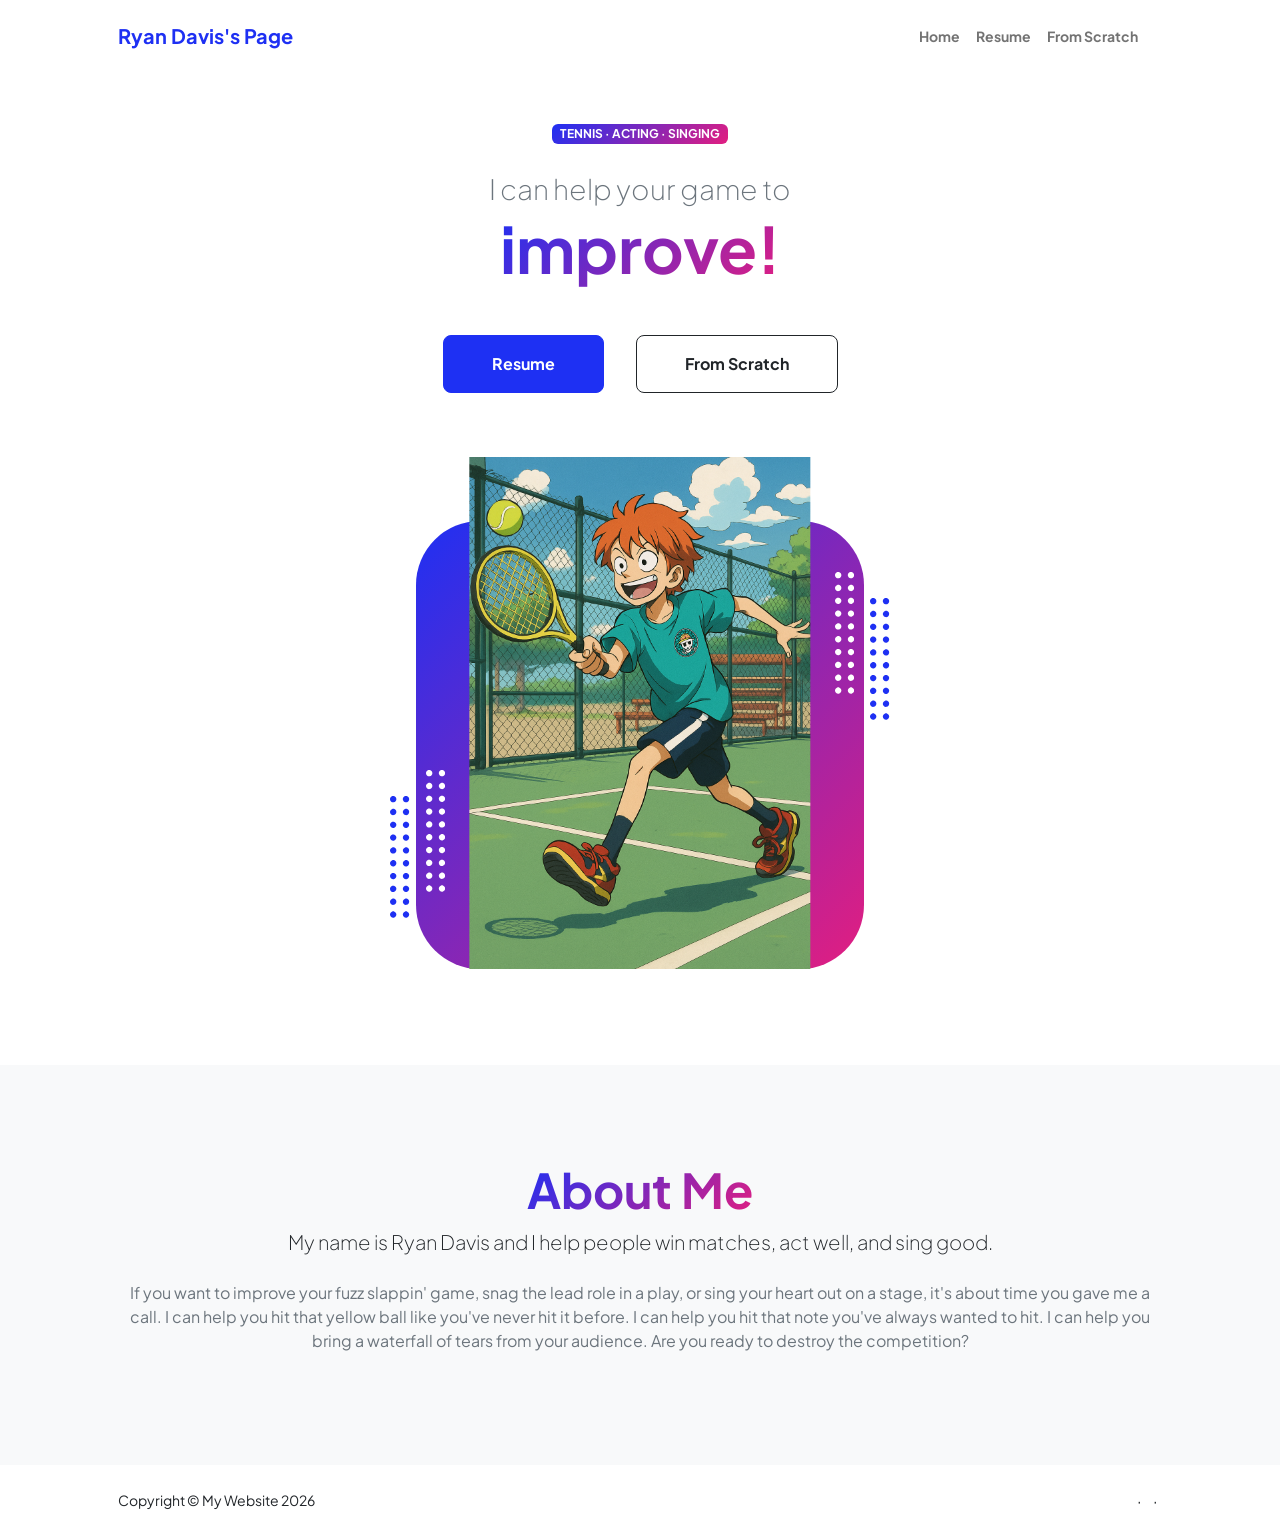
<file: index.html>
<!DOCTYPE html>
<html lang="en">
    <head>
        <meta charset="utf-8" />
        <meta name="viewport" content="width=device-width, initial-scale=1, shrink-to-fit=no" />
        <meta name="description" content="" />
        <meta name="author" content="" />
        <title>Personal - Start Bootstrap Theme</title>
        <!-- Favicon-->
        <link rel="icon" type="image/x-icon" href="assets/favicon.ico" />
        <!-- Custom Google font-->
        <link rel="preconnect" href="https://fonts.googleapis.com" />
        <link rel="preconnect" href="https://fonts.gstatic.com" crossorigin />
        <link href="https://fonts.googleapis.com/css2?family=Plus+Jakarta+Sans:wght@100;200;300;400;500;600;700;800;900&amp;display=swap" rel="stylesheet" />
        <!-- Bootstrap icons-->
        <link href="https://cdn.jsdelivr.net/npm/bootstrap-icons@1.8.1/font/bootstrap-icons.css" rel="stylesheet" />
        <!-- Core theme CSS (includes Bootstrap)-->
        <link href="css/styles.css" rel="stylesheet" />
    </head>
    <body class="d-flex flex-column h-100">
        <main class="flex-shrink-0">
            <!-- Navigation-->
            <nav class="navbar navbar-expand-lg navbar-light bg-white py-3">
                <div class="container px-5">
                    <a class="navbar-brand" href="index.html"><span class="fw-bolder text-primary">Ryan Davis's Page</span></a>
                    <button class="navbar-toggler" type="button" data-bs-toggle="collapse" data-bs-target="#navbarSupportedContent" aria-controls="navbarSupportedContent" aria-expanded="false" aria-label="Toggle navigation"><span class="navbar-toggler-icon"></span></button>
                    <div class="collapse navbar-collapse" id="navbarSupportedContent">
                        <ul class="navbar-nav ms-auto mb-2 mb-lg-0 small fw-bolder">
                            <li class="nav-item"><a class="nav-link" href="index.html">Home</a></li>
                            <li class="nav-item"><a class="nav-link" href="resume.html">Resume</a></li>
                            <li class="nav-item"><a class="nav-link" href="scratch.html">From Scratch</a></li>
                            <li class="nav-item"><a class="nav-link" href="contact.html"></a></li>
                        </ul>
                    </div>
                </div>
            </nav>
            <!-- Header-->
            <header class="py-5">
                <div class="container px-5 pb-5">
                    <div class="row gx-5 align-items-center">
                        <div class="col-xxl-5">
                            <!-- Header text content-->
                            <div class="text-center text-xxl-start">
                                <div class="badge bg-gradient-primary-to-secondary text-white mb-4"><div class="text-uppercase">Tennis &middot; Acting &middot; Singing</div></div>
                                <div class="fs-3 fw-light text-muted">I can help your game to</div>
                                <h1 class="display-3 fw-bolder mb-5"><span class="text-gradient d-inline">improve!</span></h1>
                                <div class="d-grid gap-3 d-sm-flex justify-content-sm-center justify-content-xxl-start mb-3">
                                    <a class="btn btn-primary btn-lg px-5 py-3 me-sm-3 fs-6 fw-bolder" href="resume.html">Resume</a>
                                    <a class="btn btn-outline-dark btn-lg px-5 py-3 fs-6 fw-bolder" href="scratch.html">From Scratch</a>
                                </div>
                            </div>
                        </div>
                        <div class="col-xxl-7">
                            <!-- Header profile picture-->
                            <div class="d-flex justify-content-center mt-5 mt-xxl-0">
                                <div class="profile bg-gradient-primary-to-secondary">
                                    <!-- TIP: For best results, use a photo with a transparent background like the demo example below-->
                                    <!-- Watch a tutorial on how to do this on YouTube (link)-->
                                    <img class="profile-img" src="assets/26C79524-904A-423A-AC63-40004C2A4821.PNG" alt="..." />
                                    <div class="dots-1">
                                        <!-- SVG Dots-->
                                        <svg version="1.1" xmlns="http://www.w3.org/2000/svg" xmlns:xlink="http://www.w3.org/1999/xlink" x="0px" y="0px" viewBox="0 0 191.6 1215.4" style="enable-background: new 0 0 191.6 1215.4" xml:space="preserve">
                                            <g transform="translate(0.000000,1280.000000) scale(0.100000,-0.100000)">
                                                <path d="M227.7,12788.6c-105-35-200-141-222-248c-43-206,163-412,369-369c155,32,275,190,260,339c-11,105-90,213-190,262        C383.7,12801.6,289.7,12808.6,227.7,12788.6z"></path>
                                                <path d="M1507.7,12788.6c-151-50-253-216-222-362c25-119,136-230,254-255c194-41,395,142,375,339c-11,105-90,213-190,262        C1663.7,12801.6,1569.7,12808.6,1507.7,12788.6z"></path>
                                                <path d="M227.7,11508.6c-105-35-200-141-222-248c-43-206,163-412,369-369c155,32,275,190,260,339c-11,105-90,213-190,262        C383.7,11521.6,289.7,11528.6,227.7,11508.6z"></path>
                                                <path d="M1507.7,11508.6c-151-50-253-216-222-362c25-119,136-230,254-255c194-41,395,142,375,339c-11,105-90,213-190,262        C1663.7,11521.6,1569.7,11528.6,1507.7,11508.6z"></path>
                                                <path d="M227.7,10228.6c-105-35-200-141-222-248c-43-206,163-412,369-369c155,32,275,190,260,339c-11,105-90,213-190,262        C383.7,10241.6,289.7,10248.6,227.7,10228.6z"></path>
                                                <path d="M1507.7,10228.6c-105-35-200-141-222-248c-43-206,163-412,369-369c155,32,275,190,260,339c-11,105-90,213-190,262        C1663.7,10241.6,1569.7,10248.6,1507.7,10228.6z"></path>
                                                <path d="M227.7,8948.6c-105-35-200-141-222-248c-43-206,163-412,369-369c155,32,275,190,260,339c-11,105-90,213-190,262        C383.7,8961.6,289.7,8968.6,227.7,8948.6z"></path>
                                                <path d="M1507.7,8948.6c-105-35-200-141-222-248c-43-206,163-412,369-369c155,32,275,190,260,339c-11,105-90,213-190,262        C1663.7,8961.6,1569.7,8968.6,1507.7,8948.6z"></path>
                                                <path d="M227.7,7668.6c-105-35-200-141-222-248c-43-206,163-412,369-369c155,32,275,190,260,339c-11,105-90,213-190,262        C383.7,7681.6,289.7,7688.6,227.7,7668.6z"></path>
                                                <path d="M1507.7,7668.6c-105-35-200-141-222-248c-43-206,163-412,369-369c155,32,275,190,260,339c-11,105-90,213-190,262        C1663.7,7681.6,1569.7,7688.6,1507.7,7668.6z"></path>
                                                <path d="M227.7,6388.6c-105-35-200-141-222-248c-43-206,163-412,369-369c155,32,275,190,260,339c-11,105-90,213-190,262        C383.7,6401.6,289.7,6408.6,227.7,6388.6z"></path>
                                                <path d="M1507.7,6388.6c-105-35-200-141-222-248c-43-206,163-412,369-369c155,32,275,190,260,339c-11,105-90,213-190,262        C1663.7,6401.6,1569.7,6408.6,1507.7,6388.6z"></path>
                                                <path d="M227.7,5108.6c-105-35-200-141-222-248c-43-206,163-412,369-369c155,32,275,190,260,339c-11,105-90,213-190,262        C383.7,5121.6,289.7,5128.6,227.7,5108.6z"></path>
                                                <path d="M1507.7,5108.6c-105-35-200-141-222-248c-43-206,163-412,369-369c155,32,275,190,260,339c-11,105-90,213-190,262        C1663.7,5121.6,1569.7,5128.6,1507.7,5108.6z"></path>
                                                <path d="M227.7,3828.6c-105-35-200-141-222-248c-43-206,163-412,369-369c155,32,275,190,260,339c-11,105-90,213-190,262        C383.7,3841.6,289.7,3848.6,227.7,3828.6z"></path>
                                                <path d="M1507.7,3828.6c-105-35-200-141-222-248c-43-206,163-412,369-369c155,32,275,190,260,339c-11,105-90,213-190,262        C1663.7,3841.6,1569.7,3848.6,1507.7,3828.6z"></path>
                                                <path d="M227.7,2548.6c-105-35-200-141-222-248c-43-206,163-412,369-369c155,32,275,190,260,339c-11,105-90,213-190,262        C383.7,2561.6,289.7,2568.6,227.7,2548.6z"></path>
                                                <path d="M1507.7,2548.6c-105-35-200-141-222-248c-43-206,163-412,369-369c155,32,275,190,260,339c-11,105-90,213-190,262        C1663.7,2561.6,1569.7,2568.6,1507.7,2548.6z"></path>
                                                <path d="M227.7,1268.6c-105-35-200-141-222-248c-43-206,163-412,369-369c155,32,275,190,260,339c-11,105-90,213-190,262        C383.7,1281.6,289.7,1288.6,227.7,1268.6z"></path>
                                                <path d="M1507.7,1268.6c-105-35-200-141-222-248c-43-206,163-412,369-369c155,32,275,190,260,339c-11,105-90,213-190,262        C1663.7,1281.6,1569.7,1288.6,1507.7,1268.6z"></path>
                                            </g>
                                        </svg>
                                        <!-- END of SVG dots-->
                                    </div>
                                    <div class="dots-2">
                                        <!-- SVG Dots-->
                                        <svg version="1.1" xmlns="http://www.w3.org/2000/svg" xmlns:xlink="http://www.w3.org/1999/xlink" x="0px" y="0px" viewBox="0 0 191.6 1215.4" style="enable-background: new 0 0 191.6 1215.4" xml:space="preserve">
                                            <g transform="translate(0.000000,1280.000000) scale(0.100000,-0.100000)">
                                                <path d="M227.7,12788.6c-105-35-200-141-222-248c-43-206,163-412,369-369c155,32,275,190,260,339c-11,105-90,213-190,262        C383.7,12801.6,289.7,12808.6,227.7,12788.6z"></path>
                                                <path d="M1507.7,12788.6c-151-50-253-216-222-362c25-119,136-230,254-255c194-41,395,142,375,339c-11,105-90,213-190,262        C1663.7,12801.6,1569.7,12808.6,1507.7,12788.6z"></path>
                                                <path d="M227.7,11508.6c-105-35-200-141-222-248c-43-206,163-412,369-369c155,32,275,190,260,339c-11,105-90,213-190,262        C383.7,11521.6,289.7,11528.6,227.7,11508.6z"></path>
                                                <path d="M1507.7,11508.6c-151-50-253-216-222-362c25-119,136-230,254-255c194-41,395,142,375,339c-11,105-90,213-190,262        C1663.7,11521.6,1569.7,11528.6,1507.7,11508.6z"></path>
                                                <path d="M227.7,10228.6c-105-35-200-141-222-248c-43-206,163-412,369-369c155,32,275,190,260,339c-11,105-90,213-190,262        C383.7,10241.6,289.7,10248.6,227.7,10228.6z"></path>
                                                <path d="M1507.7,10228.6c-105-35-200-141-222-248c-43-206,163-412,369-369c155,32,275,190,260,339c-11,105-90,213-190,262        C1663.7,10241.6,1569.7,10248.6,1507.7,10228.6z"></path>
                                                <path d="M227.7,8948.6c-105-35-200-141-222-248c-43-206,163-412,369-369c155,32,275,190,260,339c-11,105-90,213-190,262        C383.7,8961.6,289.7,8968.6,227.7,8948.6z"></path>
                                                <path d="M1507.7,8948.6c-105-35-200-141-222-248c-43-206,163-412,369-369c155,32,275,190,260,339c-11,105-90,213-190,262        C1663.7,8961.6,1569.7,8968.6,1507.7,8948.6z"></path>
                                                <path d="M227.7,7668.6c-105-35-200-141-222-248c-43-206,163-412,369-369c155,32,275,190,260,339c-11,105-90,213-190,262        C383.7,7681.6,289.7,7688.6,227.7,7668.6z"></path>
                                                <path d="M1507.7,7668.6c-105-35-200-141-222-248c-43-206,163-412,369-369c155,32,275,190,260,339c-11,105-90,213-190,262        C1663.7,7681.6,1569.7,7688.6,1507.7,7668.6z"></path>
                                                <path d="M227.7,6388.6c-105-35-200-141-222-248c-43-206,163-412,369-369c155,32,275,190,260,339c-11,105-90,213-190,262        C383.7,6401.6,289.7,6408.6,227.7,6388.6z"></path>
                                                <path d="M1507.7,6388.6c-105-35-200-141-222-248c-43-206,163-412,369-369c155,32,275,190,260,339c-11,105-90,213-190,262        C1663.7,6401.6,1569.7,6408.6,1507.7,6388.6z"></path>
                                                <path d="M227.7,5108.6c-105-35-200-141-222-248c-43-206,163-412,369-369c155,32,275,190,260,339c-11,105-90,213-190,262        C383.7,5121.6,289.7,5128.6,227.7,5108.6z"></path>
                                                <path d="M1507.7,5108.6c-105-35-200-141-222-248c-43-206,163-412,369-369c155,32,275,190,260,339c-11,105-90,213-190,262        C1663.7,5121.6,1569.7,5128.6,1507.7,5108.6z"></path>
                                                <path d="M227.7,3828.6c-105-35-200-141-222-248c-43-206,163-412,369-369c155,32,275,190,260,339c-11,105-90,213-190,262        C383.7,3841.6,289.7,3848.6,227.7,3828.6z"></path>
                                                <path d="M1507.7,3828.6c-105-35-200-141-222-248c-43-206,163-412,369-369c155,32,275,190,260,339c-11,105-90,213-190,262        C1663.7,3841.6,1569.7,3848.6,1507.7,3828.6z"></path>
                                                <path d="M227.7,2548.6c-105-35-200-141-222-248c-43-206,163-412,369-369c155,32,275,190,260,339c-11,105-90,213-190,262        C383.7,2561.6,289.7,2568.6,227.7,2548.6z"></path>
                                                <path d="M1507.7,2548.6c-105-35-200-141-222-248c-43-206,163-412,369-369c155,32,275,190,260,339c-11,105-90,213-190,262        C1663.7,2561.6,1569.7,2568.6,1507.7,2548.6z"></path>
                                                <path d="M227.7,1268.6c-105-35-200-141-222-248c-43-206,163-412,369-369c155,32,275,190,260,339c-11,105-90,213-190,262        C383.7,1281.6,289.7,1288.6,227.7,1268.6z"></path>
                                                <path d="M1507.7,1268.6c-105-35-200-141-222-248c-43-206,163-412,369-369c155,32,275,190,260,339c-11,105-90,213-190,262        C1663.7,1281.6,1569.7,1288.6,1507.7,1268.6z"></path>
                                            </g>
                                        </svg>
                                        <!-- END of SVG dots-->
                                    </div>
                                    <div class="dots-3">
                                        <!-- SVG Dots-->
                                        <svg version="1.1" xmlns="http://www.w3.org/2000/svg" xmlns:xlink="http://www.w3.org/1999/xlink" x="0px" y="0px" viewBox="0 0 191.6 1215.4" style="enable-background: new 0 0 191.6 1215.4" xml:space="preserve">
                                            <g transform="translate(0.000000,1280.000000) scale(0.100000,-0.100000)">
                                                <path d="M227.7,12788.6c-105-35-200-141-222-248c-43-206,163-412,369-369c155,32,275,190,260,339c-11,105-90,213-190,262        C383.7,12801.6,289.7,12808.6,227.7,12788.6z"></path>
                                                <path d="M1507.7,12788.6c-151-50-253-216-222-362c25-119,136-230,254-255c194-41,395,142,375,339c-11,105-90,213-190,262        C1663.7,12801.6,1569.7,12808.6,1507.7,12788.6z"></path>
                                                <path d="M227.7,11508.6c-105-35-200-141-222-248c-43-206,163-412,369-369c155,32,275,190,260,339c-11,105-90,213-190,262        C383.7,11521.6,289.7,11528.6,227.7,11508.6z"></path>
                                                <path d="M1507.7,11508.6c-151-50-253-216-222-362c25-119,136-230,254-255c194-41,395,142,375,339c-11,105-90,213-190,262        C1663.7,11521.6,1569.7,11528.6,1507.7,11508.6z"></path>
                                                <path d="M227.7,10228.6c-105-35-200-141-222-248c-43-206,163-412,369-369c155,32,275,190,260,339c-11,105-90,213-190,262        C383.7,10241.6,289.7,10248.6,227.7,10228.6z"></path>
                                                <path d="M1507.7,10228.6c-105-35-200-141-222-248c-43-206,163-412,369-369c155,32,275,190,260,339c-11,105-90,213-190,262        C1663.7,10241.6,1569.7,10248.6,1507.7,10228.6z"></path>
                                                <path d="M227.7,8948.6c-105-35-200-141-222-248c-43-206,163-412,369-369c155,32,275,190,260,339c-11,105-90,213-190,262        C383.7,8961.6,289.7,8968.6,227.7,8948.6z"></path>
                                                <path d="M1507.7,8948.6c-105-35-200-141-222-248c-43-206,163-412,369-369c155,32,275,190,260,339c-11,105-90,213-190,262        C1663.7,8961.6,1569.7,8968.6,1507.7,8948.6z"></path>
                                                <path d="M227.7,7668.6c-105-35-200-141-222-248c-43-206,163-412,369-369c155,32,275,190,260,339c-11,105-90,213-190,262        C383.7,7681.6,289.7,7688.6,227.7,7668.6z"></path>
                                                <path d="M1507.7,7668.6c-105-35-200-141-222-248c-43-206,163-412,369-369c155,32,275,190,260,339c-11,105-90,213-190,262        C1663.7,7681.6,1569.7,7688.6,1507.7,7668.6z"></path>
                                                <path d="M227.7,6388.6c-105-35-200-141-222-248c-43-206,163-412,369-369c155,32,275,190,260,339c-11,105-90,213-190,262        C383.7,6401.6,289.7,6408.6,227.7,6388.6z"></path>
                                                <path d="M1507.7,6388.6c-105-35-200-141-222-248c-43-206,163-412,369-369c155,32,275,190,260,339c-11,105-90,213-190,262        C1663.7,6401.6,1569.7,6408.6,1507.7,6388.6z"></path>
                                                <path d="M227.7,5108.6c-105-35-200-141-222-248c-43-206,163-412,369-369c155,32,275,190,260,339c-11,105-90,213-190,262        C383.7,5121.6,289.7,5128.6,227.7,5108.6z"></path>
                                                <path d="M1507.7,5108.6c-105-35-200-141-222-248c-43-206,163-412,369-369c155,32,275,190,260,339c-11,105-90,213-190,262        C1663.7,5121.6,1569.7,5128.6,1507.7,5108.6z"></path>
                                                <path d="M227.7,3828.6c-105-35-200-141-222-248c-43-206,163-412,369-369c155,32,275,190,260,339c-11,105-90,213-190,262        C383.7,3841.6,289.7,3848.6,227.7,3828.6z"></path>
                                                <path d="M1507.7,3828.6c-105-35-200-141-222-248c-43-206,163-412,369-369c155,32,275,190,260,339c-11,105-90,213-190,262        C1663.7,3841.6,1569.7,3848.6,1507.7,3828.6z"></path>
                                                <path d="M227.7,2548.6c-105-35-200-141-222-248c-43-206,163-412,369-369c155,32,275,190,260,339c-11,105-90,213-190,262        C383.7,2561.6,289.7,2568.6,227.7,2548.6z"></path>
                                                <path d="M1507.7,2548.6c-105-35-200-141-222-248c-43-206,163-412,369-369c155,32,275,190,260,339c-11,105-90,213-190,262        C1663.7,2561.6,1569.7,2568.6,1507.7,2548.6z"></path>
                                                <path d="M227.7,1268.6c-105-35-200-141-222-248c-43-206,163-412,369-369c155,32,275,190,260,339c-11,105-90,213-190,262        C383.7,1281.6,289.7,1288.6,227.7,1268.6z"></path>
                                                <path d="M1507.7,1268.6c-105-35-200-141-222-248c-43-206,163-412,369-369c155,32,275,190,260,339c-11,105-90,213-190,262        C1663.7,1281.6,1569.7,1288.6,1507.7,1268.6z"></path>
                                            </g>
                                        </svg>
                                        <!-- END of SVG dots-->
                                    </div>
                                    <div class="dots-4">
                                        <!-- SVG Dots-->
                                        <svg version="1.1" xmlns="http://www.w3.org/2000/svg" xmlns:xlink="http://www.w3.org/1999/xlink" x="0px" y="0px" viewBox="0 0 191.6 1215.4" style="enable-background: new 0 0 191.6 1215.4" xml:space="preserve">
                                            <g transform="translate(0.000000,1280.000000) scale(0.100000,-0.100000)">
                                                <path d="M227.7,12788.6c-105-35-200-141-222-248c-43-206,163-412,369-369c155,32,275,190,260,339c-11,105-90,213-190,262        C383.7,12801.6,289.7,12808.6,227.7,12788.6z"></path>
                                                <path d="M1507.7,12788.6c-151-50-253-216-222-362c25-119,136-230,254-255c194-41,395,142,375,339c-11,105-90,213-190,262        C1663.7,12801.6,1569.7,12808.6,1507.7,12788.6z"></path>
                                                <path d="M227.7,11508.6c-105-35-200-141-222-248c-43-206,163-412,369-369c155,32,275,190,260,339c-11,105-90,213-190,262        C383.7,11521.6,289.7,11528.6,227.7,11508.6z"></path>
                                                <path d="M1507.7,11508.6c-151-50-253-216-222-362c25-119,136-230,254-255c194-41,395,142,375,339c-11,105-90,213-190,262        C1663.7,11521.6,1569.7,11528.6,1507.7,11508.6z"></path>
                                                <path d="M227.7,10228.6c-105-35-200-141-222-248c-43-206,163-412,369-369c155,32,275,190,260,339c-11,105-90,213-190,262        C383.7,10241.6,289.7,10248.6,227.7,10228.6z"></path>
                                                <path d="M1507.7,10228.6c-105-35-200-141-222-248c-43-206,163-412,369-369c155,32,275,190,260,339c-11,105-90,213-190,262        C1663.7,10241.6,1569.7,10248.6,1507.7,10228.6z"></path>
                                                <path d="M227.7,8948.6c-105-35-200-141-222-248c-43-206,163-412,369-369c155,32,275,190,260,339c-11,105-90,213-190,262        C383.7,8961.6,289.7,8968.6,227.7,8948.6z"></path>
                                                <path d="M1507.7,8948.6c-105-35-200-141-222-248c-43-206,163-412,369-369c155,32,275,190,260,339c-11,105-90,213-190,262        C1663.7,8961.6,1569.7,8968.6,1507.7,8948.6z"></path>
                                                <path d="M227.7,7668.6c-105-35-200-141-222-248c-43-206,163-412,369-369c155,32,275,190,260,339c-11,105-90,213-190,262        C383.7,7681.6,289.7,7688.6,227.7,7668.6z"></path>
                                                <path d="M1507.7,7668.6c-105-35-200-141-222-248c-43-206,163-412,369-369c155,32,275,190,260,339c-11,105-90,213-190,262        C1663.7,7681.6,1569.7,7688.6,1507.7,7668.6z"></path>
                                                <path d="M227.7,6388.6c-105-35-200-141-222-248c-43-206,163-412,369-369c155,32,275,190,260,339c-11,105-90,213-190,262        C383.7,6401.6,289.7,6408.6,227.7,6388.6z"></path>
                                                <path d="M1507.7,6388.6c-105-35-200-141-222-248c-43-206,163-412,369-369c155,32,275,190,260,339c-11,105-90,213-190,262        C1663.7,6401.6,1569.7,6408.6,1507.7,6388.6z"></path>
                                                <path d="M227.7,5108.6c-105-35-200-141-222-248c-43-206,163-412,369-369c155,32,275,190,260,339c-11,105-90,213-190,262        C383.7,5121.6,289.7,5128.6,227.7,5108.6z"></path>
                                                <path d="M1507.7,5108.6c-105-35-200-141-222-248c-43-206,163-412,369-369c155,32,275,190,260,339c-11,105-90,213-190,262        C1663.7,5121.6,1569.7,5128.6,1507.7,5108.6z"></path>
                                                <path d="M227.7,3828.6c-105-35-200-141-222-248c-43-206,163-412,369-369c155,32,275,190,260,339c-11,105-90,213-190,262        C383.7,3841.6,289.7,3848.6,227.7,3828.6z"></path>
                                                <path d="M1507.7,3828.6c-105-35-200-141-222-248c-43-206,163-412,369-369c155,32,275,190,260,339c-11,105-90,213-190,262        C1663.7,3841.6,1569.7,3848.6,1507.7,3828.6z"></path>
                                                <path d="M227.7,2548.6c-105-35-200-141-222-248c-43-206,163-412,369-369c155,32,275,190,260,339c-11,105-90,213-190,262        C383.7,2561.6,289.7,2568.6,227.7,2548.6z"></path>
                                                <path d="M1507.7,2548.6c-105-35-200-141-222-248c-43-206,163-412,369-369c155,32,275,190,260,339c-11,105-90,213-190,262        C1663.7,2561.6,1569.7,2568.6,1507.7,2548.6z"></path>
                                                <path d="M227.7,1268.6c-105-35-200-141-222-248c-43-206,163-412,369-369c155,32,275,190,260,339c-11,105-90,213-190,262        C383.7,1281.6,289.7,1288.6,227.7,1268.6z"></path>
                                                <path d="M1507.7,1268.6c-105-35-200-141-222-248c-43-206,163-412,369-369c155,32,275,190,260,339c-11,105-90,213-190,262        C1663.7,1281.6,1569.7,1288.6,1507.7,1268.6z"></path>
                                            </g>
                                        </svg>
                                        <!-- END of SVG dots-->
                                    </div>
                                </div>
                            </div>
                        </div>
                    </div>
                </div>
            </header>
            <!-- About Section-->
            <section class="bg-light py-5">
                <div class="container px-5">
                    <div class="row gx-5 justify-content-center">
                        <div class="col-xxl-8">
                            <div class="text-center my-5">
                                <h2 class="display-5 fw-bolder"><span class="text-gradient d-inline">About Me</span></h2>
                                <p class="lead fw-light mb-4">My name is Ryan Davis and I help people win matches, act well, and sing good.</p>
                                <p class="text-muted">If you want to improve your fuzz slappin' game, snag the lead role in a play, or sing your heart out on a stage, it's about time you gave me a call. I can help you hit that yellow ball like you've never hit it before. I can help you hit that note you've always wanted to hit. I can help you bring a waterfall of tears from your audience. Are you ready to destroy the competition?</p>
                                <div class="d-flex justify-content-center fs-2 gap-4">

                                </div>
                            </div>
                        </div>
                    </div>
                </div>
            </section>
        </main>
        <!-- Footer-->
        <footer class="bg-white py-4 mt-auto">
            <div class="container px-5">
                <div class="row align-items-center justify-content-between flex-column flex-sm-row">
                    <div class="col-auto"><div class="small m-0">Copyright &copy; My Website 2026</div></div>
                    <div class="col-auto">
                        <a class="small" href="#!"></a>
                        <span class="mx-1">&middot;</span>
                        <a class="small" href="#!"></a>
                        <span class="mx-1">&middot;</span>
                        <a class="small" href="#!"></a>
                    </div>
                </div>
            </div>
        </footer>
        <!-- Bootstrap core JS-->
        <script src="https://cdn.jsdelivr.net/npm/bootstrap@5.2.3/dist/js/bootstrap.bundle.min.js"></script>
        <!-- Core theme JS-->
        <script src="js/scripts.js"></script>
    </body>
</html>
</file>
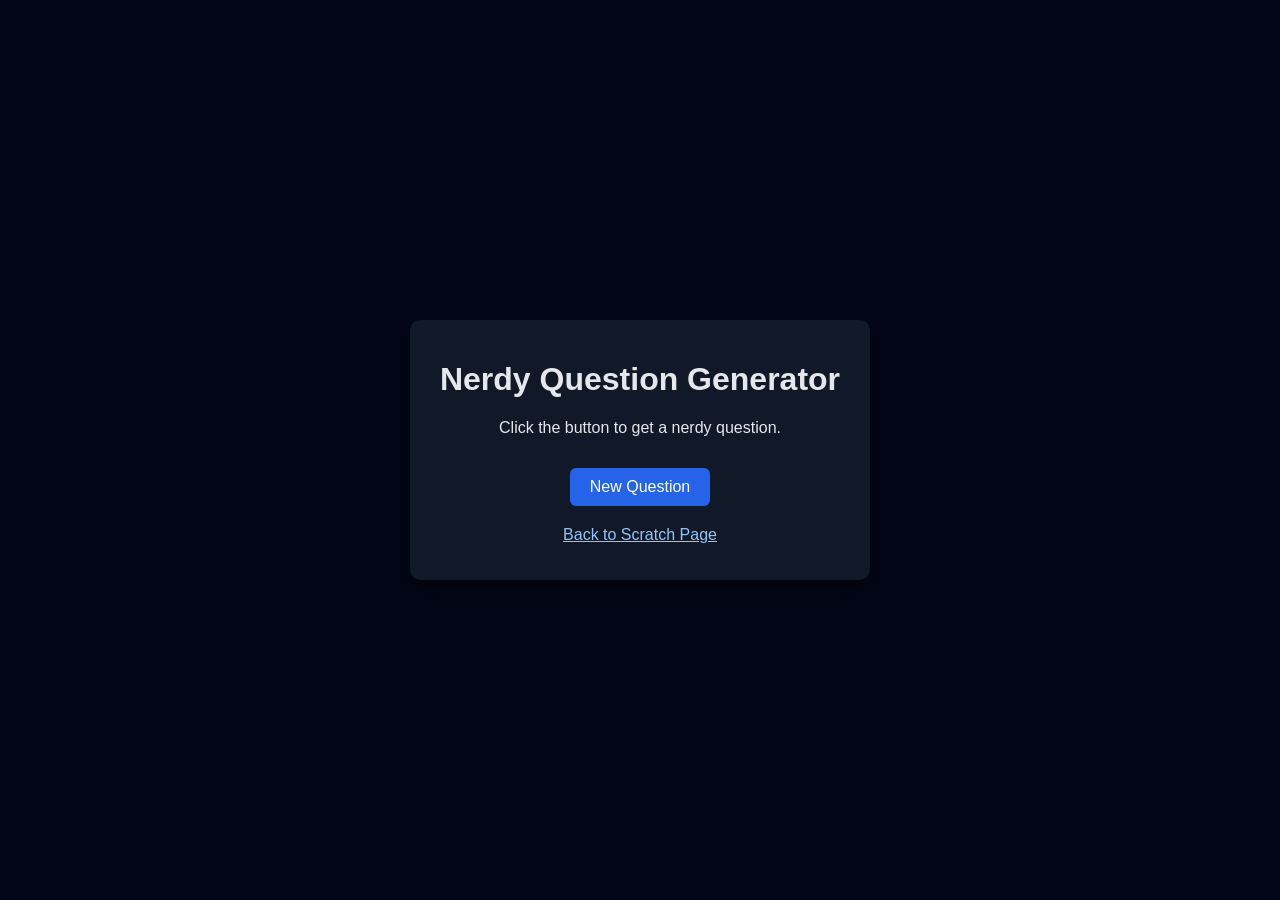
<file: app.html>
<!DOCTYPE html>
<html lang="en">
<head>
  <meta charset="UTF-8">
  <title>Ryan's Riddle Generator</title>
  <style>
    body {
      background-color: #020617;
      color: #e5e7eb;
      font-family: "Segoe UI", Arial, sans-serif;
      display: flex;
      justify-content: center;
      align-items: center;
      min-height: 100vh;
      margin: 0;
    }
    .card {
      background-color: #111827;
      padding: 20px 30px;
      border-radius: 10px;
      text-align: center;
      max-width: 500px;
      box-shadow: 0 10px 25px rgba(0,0,0,0.5);
    }
    button {
      margin-top: 15px;
      padding: 10px 20px;
      border-radius: 6px;
      border: none;
      background-color: #2563eb;
      color: white;
      cursor: pointer;
      font-size: 1rem;
    }
    button:hover {
      background-color: #1d4ed8;
    }
    a {
      color: #93c5fd;
    }
  </style>
</head>
<body>
  <div class="card">
    <h1>Nerdy Question Generator</h1>
    <p id="riddle">Click the button to get a nerdy question.</p>
    <p id="answer" style="display:none; font-style: italic;"></p>
    <button id="newRiddleBtn">New Question</button>
    <button id="showAnswerBtn" style="display:none;">Show Answer</button>
    <p style="margin-top: 20px;"><a href="scratch.html">Back to Scratch Page</a></p>
  </div>

  <script>
    const riddles = [
      { q: "What is in my pocket?", a: "Second Breakfast" },
      { q: "When does a man die?", a: "When he is forgotten" },
      { q: "Life before death, strength before weakness, ______________", a: "journey before destination" },
      { q: "Which Star Wars movie first features Luke's green lightsaber?", a: "Return of the Jedi" }
    ];

    const riddleEl = document.getElementById('riddle');
    const answerEl = document.getElementById('answer');
    const newBtn = document.getElementById('newRiddleBtn');
    const showBtn = document.getElementById('showAnswerBtn');

    let currentIndex = null;

    function newRiddle() {
      const index = Math.floor(Math.random() * riddles.length);
      currentIndex = index;
      riddleEl.textContent = riddles[index].q;
      answerEl.textContent = riddles[index].a;
      answerEl.style.display = 'none';
      showBtn.style.display = 'inline-block';
    }

    function showAnswer() {
      if (currentIndex !== null) {
        answerEl.style.display = 'block';
      }
    }

    newBtn.addEventListener('click', newRiddle);
    showBtn.addEventListener('click', showAnswer);
  </script>
</body>
</html>
</file>
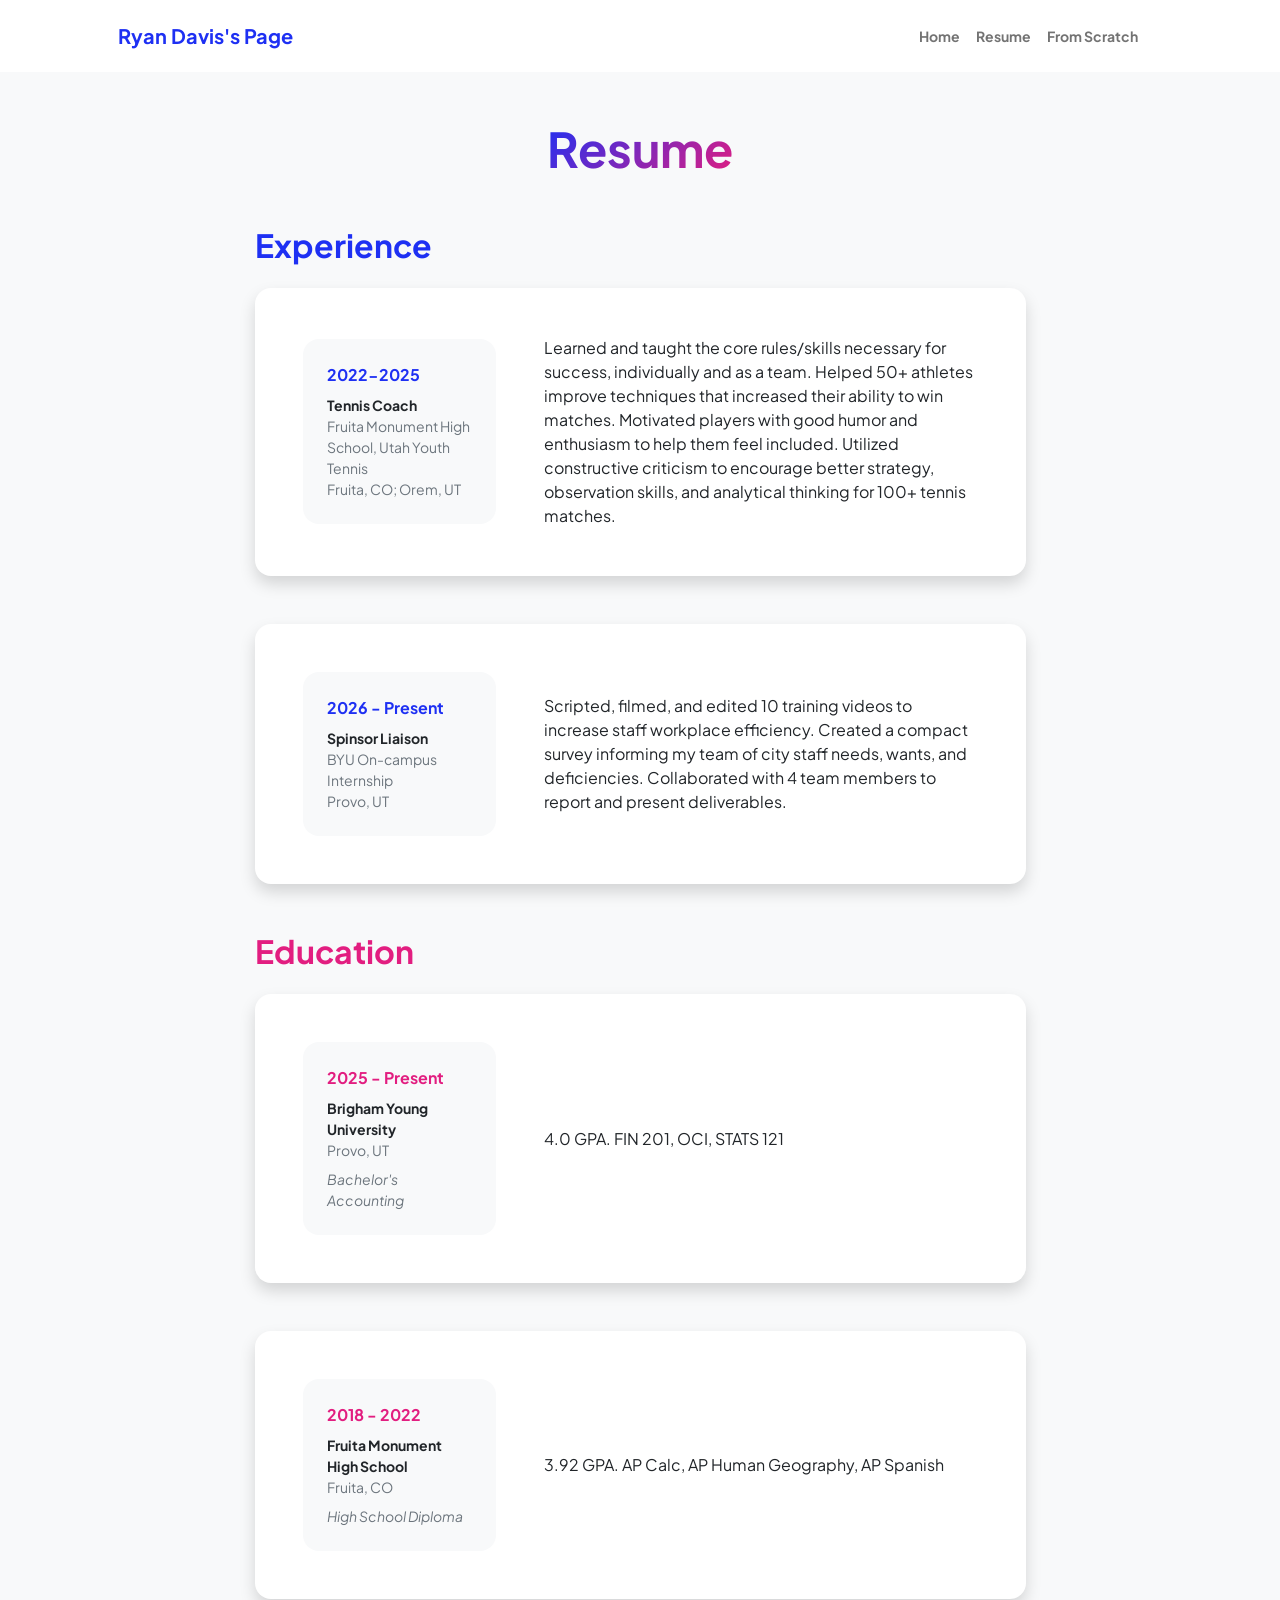
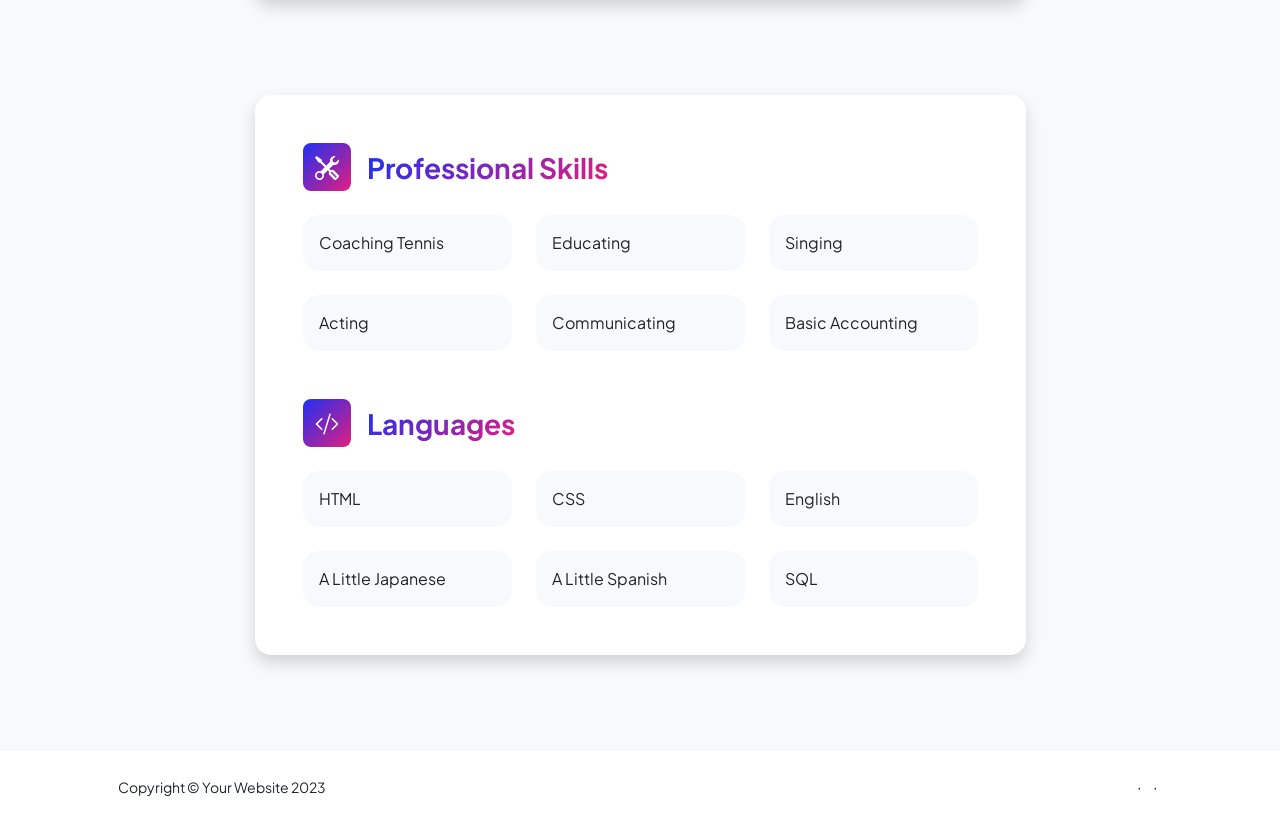
<file: resume.html>
<!DOCTYPE html>
<html lang="en">
    <head>
        <meta charset="utf-8" />
        <meta name="viewport" content="width=device-width, initial-scale=1, shrink-to-fit=no" />
        <meta name="description" content="" />
        <meta name="author" content="" />
        <title>Personal - Start Bootstrap Template</title>
        <!-- Favicon-->
        <link rel="icon" type="image/x-icon" href="assets/favicon.ico" />
        <!-- Custom Google font-->
        <link rel="preconnect" href="https://fonts.googleapis.com" />
        <link rel="preconnect" href="https://fonts.gstatic.com" crossorigin />
        <link href="https://fonts.googleapis.com/css2?family=Plus+Jakarta+Sans:wght@100;200;300;400;500;600;700;800;900&amp;display=swap" rel="stylesheet" />
        <!-- Bootstrap icons-->
        <link href="https://cdn.jsdelivr.net/npm/bootstrap-icons@1.8.1/font/bootstrap-icons.css" rel="stylesheet" />
        <!-- Core theme CSS (includes Bootstrap)-->
        <link href="css/styles.css" rel="stylesheet" />
    </head>
    <body class="d-flex flex-column h-100 bg-light">
        <main class="flex-shrink-0">
            <!-- Navigation-->
            <nav class="navbar navbar-expand-lg navbar-light bg-white py-3">
                <div class="container px-5">
                    <a class="navbar-brand" href="index.html"><span class="fw-bolder text-primary">Ryan Davis's Page</span></a>
                    <button class="navbar-toggler" type="button" data-bs-toggle="collapse" data-bs-target="#navbarSupportedContent" aria-controls="navbarSupportedContent" aria-expanded="false" aria-label="Toggle navigation"><span class="navbar-toggler-icon"></span></button>
                    <div class="collapse navbar-collapse" id="navbarSupportedContent">
                        <ul class="navbar-nav ms-auto mb-2 mb-lg-0 small fw-bolder">
                            <li class="nav-item"><a class="nav-link" href="index.html">Home</a></li>
                            <li class="nav-item"><a class="nav-link" href="resume.html">Resume</a></li>
                            <li class="nav-item"><a class="nav-link" href="scratch.html">From Scratch</a></li>
                            <li class="nav-item"><a class="nav-link" href="contact.html"></a></li>
                        </ul>
                    </div>
                </div>
            </nav>
            <!-- Page Content-->
            <div class="container px-5 my-5">
                <div class="text-center mb-5">
                    <h1 class="display-5 fw-bolder mb-0"><span class="text-gradient d-inline">Resume</span></h1>
                </div>
                <div class="row gx-5 justify-content-center">
                    <div class="col-lg-11 col-xl-9 col-xxl-8">
                        <!-- Experience Section-->
                        <section>
                            <div class="d-flex align-items-center justify-content-between mb-4">
                                <h2 class="text-primary fw-bolder mb-0">Experience</h2>
                                
                            </div>
                            <!-- Experience Card 1-->
                            <div class="card shadow border-0 rounded-4 mb-5">
                                <div class="card-body p-5">
                                    <div class="row align-items-center gx-5">
                                        <div class="col text-center text-lg-start mb-4 mb-lg-0">
                                            <div class="bg-light p-4 rounded-4">
                                                <div class="text-primary fw-bolder mb-2">2022-2025</div>
                                                <div class="small fw-bolder">Tennis Coach</div>
                                                <div class="small text-muted">Fruita Monument High School, Utah Youth Tennis</div>
                                                <div class="small text-muted">Fruita, CO; Orem, UT</div>
                                            </div>
                                        </div>
                                        <div class="col-lg-8"><div>Learned and taught the core rules/skills necessary for success, individually and as a team. 
Helped 50+ athletes improve techniques that increased their ability to win matches. 
Motivated players with good humor and enthusiasm to help them feel included. 
Utilized constructive criticism to encourage better strategy, observation skills, and analytical thinking for 100+ tennis matches.
</div></div>
                                    </div>
                                </div>
                            </div>
                            <!-- Experience Card 2-->
                            <div class="card shadow border-0 rounded-4 mb-5">
                                <div class="card-body p-5">
                                    <div class="row align-items-center gx-5">
                                        <div class="col text-center text-lg-start mb-4 mb-lg-0">
                                            <div class="bg-light p-4 rounded-4">
                                                <div class="text-primary fw-bolder mb-2">2026 - Present</div>
                                                <div class="small fw-bolder">Spinsor Liaison</div>
                                                <div class="small text-muted">BYU On-campus Internship</div>
                                                <div class="small text-muted">Provo, UT</div>
                                            </div>
                                        </div>
                                        <div class="col-lg-8"><div>Scripted, filmed, and edited 10 training videos to increase staff workplace efficiency. 
Created a compact survey informing my team of city staff needs, wants, and deficiencies. 
Collaborated with 4 team members to report and present deliverables. 
</div></div>
                                    </div>
                                </div>
                            </div>
                        </section>
                        <!-- Education Section-->
                        <section>
                            <h2 class="text-secondary fw-bolder mb-4">Education</h2>
                            <!-- Education Card 1-->
                            <div class="card shadow border-0 rounded-4 mb-5">
                                <div class="card-body p-5">
                                    <div class="row align-items-center gx-5">
                                        <div class="col text-center text-lg-start mb-4 mb-lg-0">
                                            <div class="bg-light p-4 rounded-4">
                                                <div class="text-secondary fw-bolder mb-2">2025 - Present</div>
                                                <div class="mb-2">
                                                    <div class="small fw-bolder">Brigham Young University</div>
                                                    <div class="small text-muted">Provo, UT</div>
                                                </div>
                                                <div class="fst-italic">
                                                    <div class="small text-muted">Bachelor's</div>
                                                    <div class="small text-muted">Accounting</div>
                                                </div>
                                            </div>
                                        </div>
                                        <div class="col-lg-8"><div>4.0 GPA. FIN 201, OCI, STATS 121</div></div>
                                    </div>
                                </div>
                            </div>
                            <!-- Education Card 2-->
                            <div class="card shadow border-0 rounded-4 mb-5">
                                <div class="card-body p-5">
                                    <div class="row align-items-center gx-5">
                                        <div class="col text-center text-lg-start mb-4 mb-lg-0">
                                            <div class="bg-light p-4 rounded-4">
                                                <div class="text-secondary fw-bolder mb-2">2018 - 2022</div>
                                                <div class="mb-2">
                                                    <div class="small fw-bolder">Fruita Monument High School</div>
                                                    <div class="small text-muted">Fruita, CO</div>
                                                </div>
                                                <div class="fst-italic">
                                                    <div class="small text-muted">High School Diploma</div>
                                                    <div class="small text-muted"></div>
                                                </div>
                                            </div>
                                        </div>
                                        <div class="col-lg-8"><div>3.92 GPA. AP Calc, AP Human Geography, AP Spanish</div></div>
                                    </div>
                                </div>
                            </div>
                        </section>
                        <!-- Divider-->
                        <div class="pb-5"></div>
                        <!-- Skills Section-->
                        <section>
                            <!-- Skillset Card-->
                            <div class="card shadow border-0 rounded-4 mb-5">
                                <div class="card-body p-5">
                                    <!-- Professional skills list-->
                                    <div class="mb-5">
                                        <div class="d-flex align-items-center mb-4">
                                            <div class="feature bg-primary bg-gradient-primary-to-secondary text-white rounded-3 me-3"><i class="bi bi-tools"></i></div>
                                            <h3 class="fw-bolder mb-0"><span class="text-gradient d-inline">Professional Skills</span></h3>
                                        </div>
                                        <div class="row row-cols-1 row-cols-md-3 mb-4">
                                            <div class="col mb-4 mb-md-0"><div class="d-flex align-items-center bg-light rounded-4 p-3 h-100">Coaching Tennis</div></div>
                                            <div class="col mb-4 mb-md-0"><div class="d-flex align-items-center bg-light rounded-4 p-3 h-100">Educating</div></div>
                                            <div class="col"><div class="d-flex align-items-center bg-light rounded-4 p-3 h-100">Singing</div></div>
                                        </div>
                                        <div class="row row-cols-1 row-cols-md-3">
                                            <div class="col mb-4 mb-md-0"><div class="d-flex align-items-center bg-light rounded-4 p-3 h-100">Acting</div></div>
                                            <div class="col mb-4 mb-md-0"><div class="d-flex align-items-center bg-light rounded-4 p-3 h-100">Communicating</div></div>
                                            <div class="col"><div class="d-flex align-items-center bg-light rounded-4 p-3 h-100">Basic Accounting</div></div>
                                        </div>
                                    </div>
                                    <!-- Languages list-->
                                    <div class="mb-0">
                                        <div class="d-flex align-items-center mb-4">
                                            <div class="feature bg-primary bg-gradient-primary-to-secondary text-white rounded-3 me-3"><i class="bi bi-code-slash"></i></div>
                                            <h3 class="fw-bolder mb-0"><span class="text-gradient d-inline">Languages</span></h3>
                                        </div>
                                        <div class="row row-cols-1 row-cols-md-3 mb-4">
                                            <div class="col mb-4 mb-md-0"><div class="d-flex align-items-center bg-light rounded-4 p-3 h-100">HTML</div></div>
                                            <div class="col mb-4 mb-md-0"><div class="d-flex align-items-center bg-light rounded-4 p-3 h-100">CSS</div></div>
                                            <div class="col"><div class="d-flex align-items-center bg-light rounded-4 p-3 h-100">English</div></div>
                                        </div>
                                        <div class="row row-cols-1 row-cols-md-3">
                                            <div class="col mb-4 mb-md-0"><div class="d-flex align-items-center bg-light rounded-4 p-3 h-100">A Little Japanese</div></div>
                                            <div class="col mb-4 mb-md-0"><div class="d-flex align-items-center bg-light rounded-4 p-3 h-100">A Little Spanish</div></div>
                                            <div class="col"><div class="d-flex align-items-center bg-light rounded-4 p-3 h-100">SQL</div></div>
                                        </div>
                                    </div>
                                </div>
                            </div>
                        </section>
                    </div>
                </div>
            </div>
        </main>
        <!-- Footer-->
        <footer class="bg-white py-4 mt-auto">
            <div class="container px-5">
                <div class="row align-items-center justify-content-between flex-column flex-sm-row">
                    <div class="col-auto"><div class="small m-0">Copyright &copy; Your Website 2023</div></div>
                    <div class="col-auto">
                        <a class="small" href="#!"></a>
                        <span class="mx-1">&middot;</span>
                        <a class="small" href="#!"></a>
                        <span class="mx-1">&middot;</span>
                        <a class="small" href="#!"></a>
                    </div>
                </div>
            </div>
        </footer>
        <!-- Bootstrap core JS-->
        <script src="https://cdn.jsdelivr.net/npm/bootstrap@5.2.3/dist/js/bootstrap.bundle.min.js"></script>
        <!-- Core theme JS-->
        <script src="js/scripts.js"></script>
    </body>
</html>
</file>
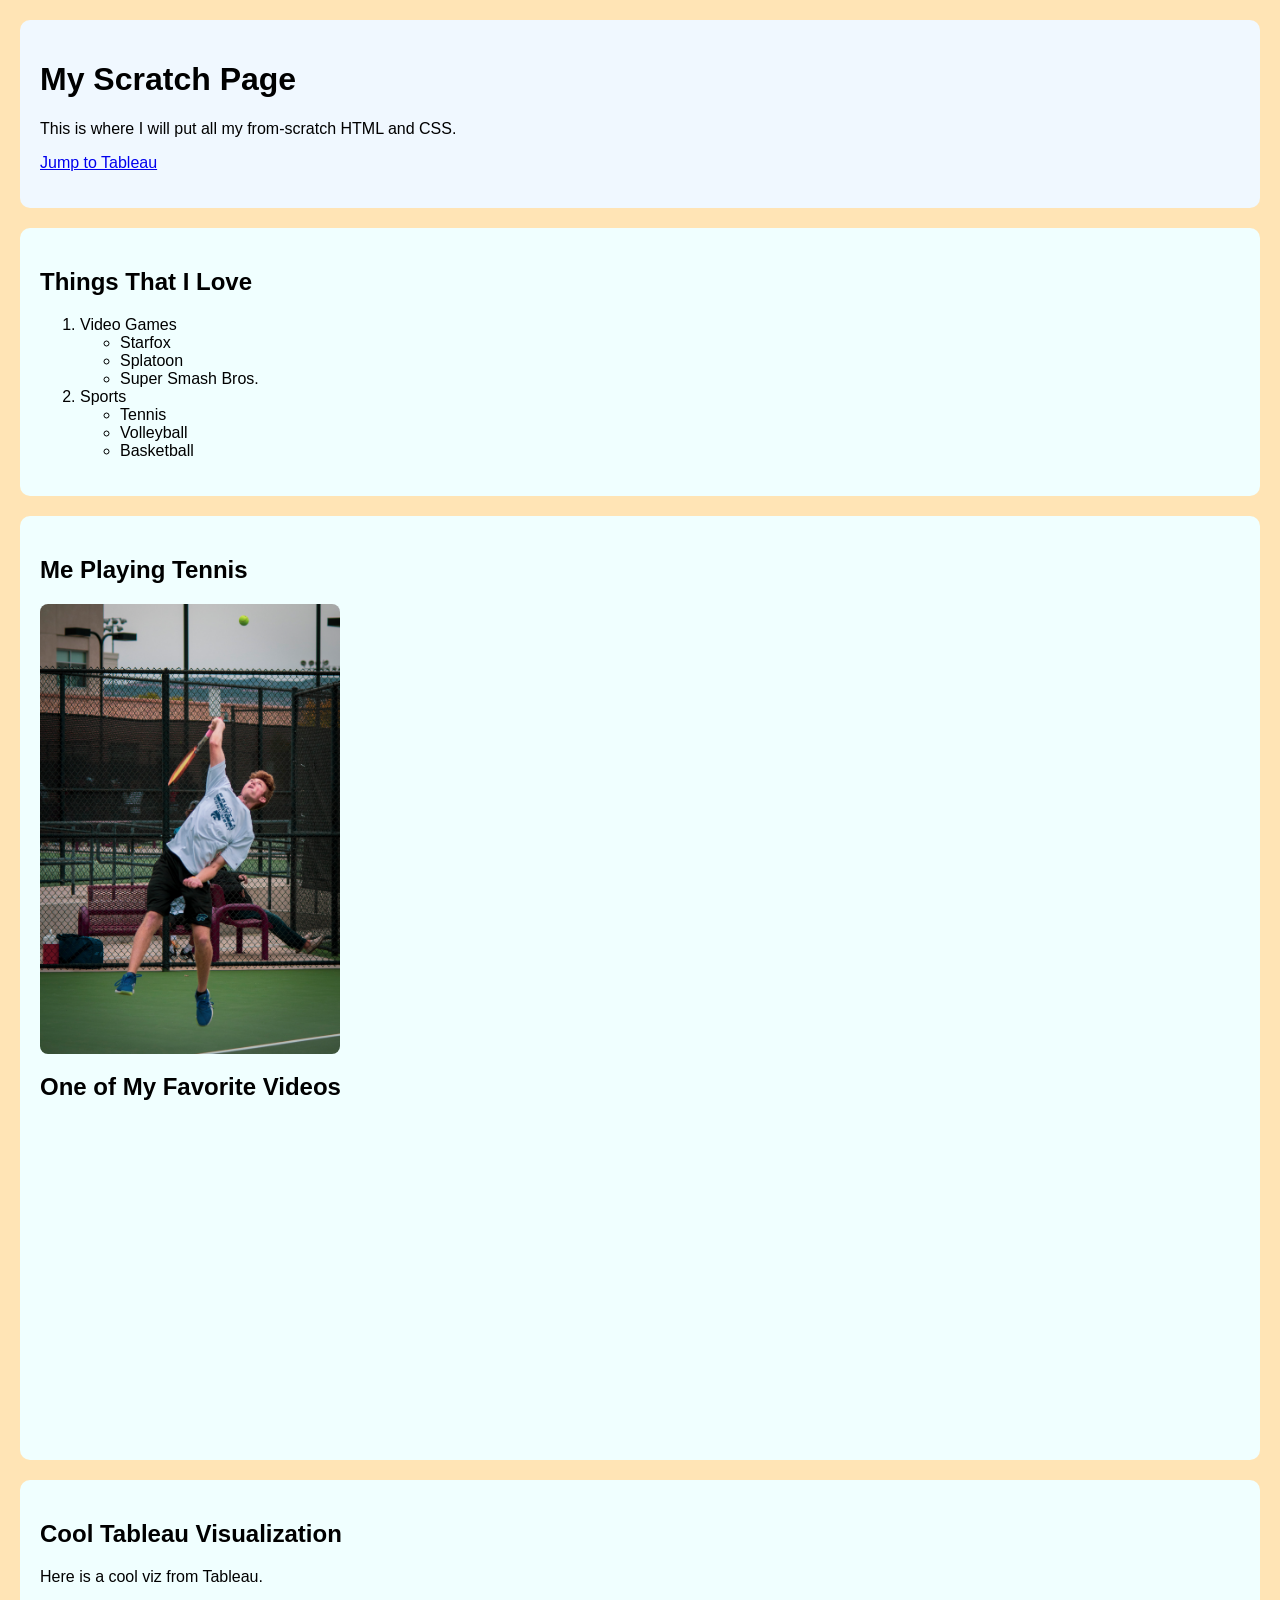
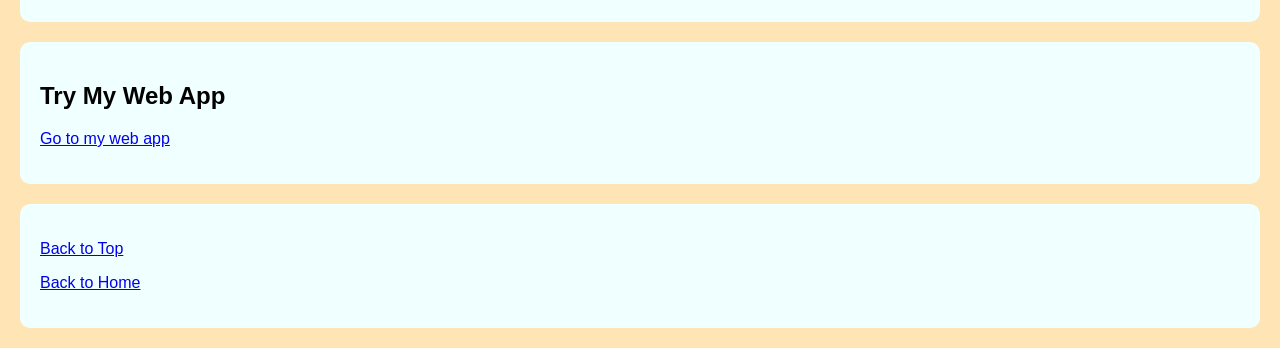
<file: scratch.html>
<!DOCTYPE html>
<html lang="en">
<head>
  <meta charset="UTF-8">
  <title>Ryan's Scratch Page</title>
  <link rel="stylesheet" href="css/scratch.css">
</head>
<body>

  <div class="section hero" id="top">
    <h1>My Scratch Page</h1>
    <p>This is where I will put all my from‑scratch HTML and CSS.</p>
    <p><a href="#tableau-section">Jump to Tableau</a></p>
  </div>

  <div class="section">
    <h2>Things That I Love</h2>
    <ol>
      <li>Video Games
        <ul>
          <li>Starfox</li>
          <li>Splatoon</li>
          <li>Super Smash Bros.</li>
        </ul>
      </li>
      <li>Sports
        <ul>
          <li>Tennis</li>
          <li>Volleyball</li>
          <li>Basketball</li>
        </ul>
      </li>
    </ol>
  </div>

  <div class="section media">
    <h2>Me Playing Tennis</h2>
    <img src="assets/Ryan2.jpeg" alt="Ryan playing tennis"/>
    <h2>One of My Favorite Videos</h2>
    <iframe width="560" height="315"
      src="https://www.youtube.com/embed/aifh1Hdp5zQ?si=9h-n8qaTsRgVJFmH"
      title="YouTube video player" frameborder="0"
      allow="accelerometer; autoplay; clipboard-write; encrypted-media; gyroscope; picture-in-picture; web-share"
      referrerpolicy="strict-origin-when-cross-origin" allowfullscreen>
    </iframe>
  </div>

  <div class="section tableau" id="tableau-section">
    <h2>Cool Tableau Visualization</h2>
    <div class='tableauPlaceholder' id='viz1776489566651' style='position: relative'><noscript><a href='#'><img alt='Final ' src='https:&#47;&#47;public.tableau.com&#47;static&#47;images&#47;Ca&#47;CanadasSocialWorkers&#47;Final&#47;1_rss.png' style='border: none' /></a></noscript><object class='tableauViz'  style='display:none;'><param name='host_url' value='https%3A%2F%2Fpublic.tableau.com%2F' /> <param name='embed_code_version' value='3' /> <param name='site_root' value='' /><param name='name' value='CanadasSocialWorkers&#47;Final' /><param name='tabs' value='no' /><param name='toolbar' value='yes' /><param name='static_image' value='https:&#47;&#47;public.tableau.com&#47;static&#47;images&#47;Ca&#47;CanadasSocialWorkers&#47;Final&#47;1.png' /> <param name='animate_transition' value='yes' /><param name='display_static_image' value='yes' /><param name='display_spinner' value='yes' /><param name='display_overlay' value='yes' /><param name='display_count' value='yes' /><param name='language' value='en-US' /></object></div>                <script type='text/javascript'>                    var divElement = document.getElementById('viz1776489566651');                    var vizElement = divElement.getElementsByTagName('object')[0];                    vizElement.style.width='1200px';vizElement.style.height='1427px';                    var scriptElement = document.createElement('script');                    scriptElement.src = 'https://public.tableau.com/javascripts/api/viz_v1.js';                    vizElement.parentNode.insertBefore(scriptElement, vizElement);                </script>
    <p>Here is a cool viz from Tableau.</p>
  </div>

  <div class="section app-link">
    <h2>Try My Web App</h2>
    <p><a href="app.html">Go to my web app</a></p>
  </div>

  <div class="section">
    <p><a href="#top">Back to Top</a></p>
    <p><a href="index.html">Back to Home</a></p>
  </div>

</body>
</html>
</file>
<file: css/scratch.css>
body {
  background-color: moccasin;      
  color: black;                    
  font-family: sans-serif;
  margin: 0;
  padding: 0;
}

.section {
  background-color: azure;
  padding: 20px;
  margin: 20px;
  border-radius: 10px;
}

.hero {
  background-color: #f0f8ff;
}

.media iframe {
  max-width: 100%;
}

img {
  max-width: 300px;
  border-radius: 8px;
  display: block;
  margin-top: 10px;
}
</file>
